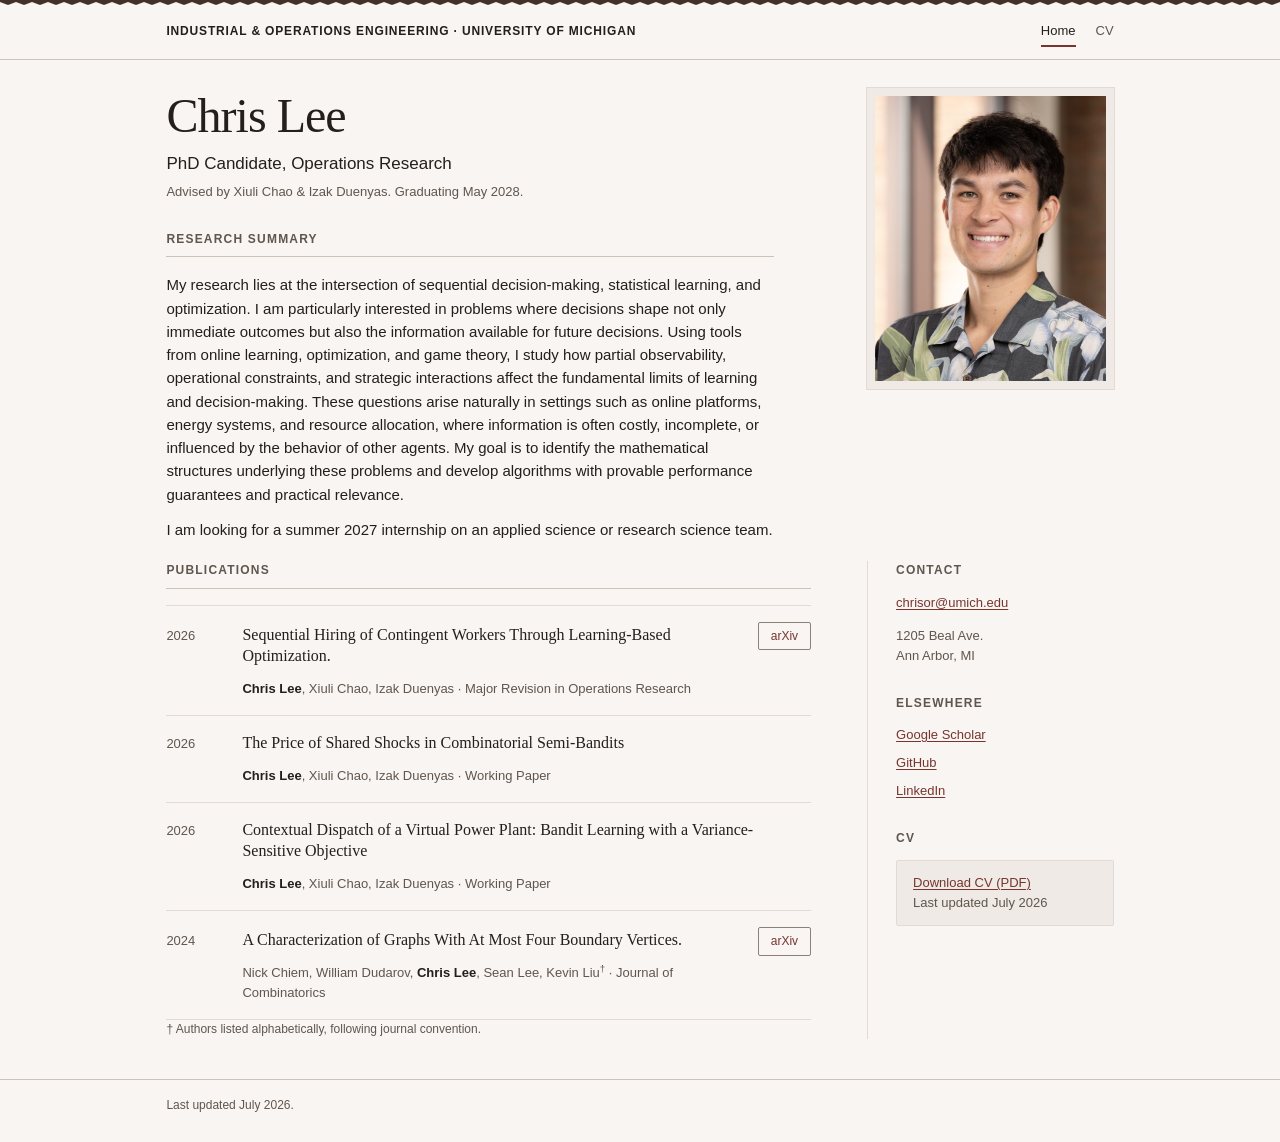
<file: index.html>
<!DOCTYPE html>
<html lang="en">
<head>
<meta charset="utf-8">
<meta name="viewport" content="width=device-width, initial-scale=1">

<title>Chris Lee — PhD Candidate, Operations Research, University of Michigan</title>
<meta name="description" content="Chris Lee is a PhD candidate in operations research at the University of Michigan, studying online learning theory and its applications.">

<meta name="author" content="Chris Lee">
<link rel="stylesheet" href="css/style.css">
</head>
<body>

<a class="skip-link" href="#main">Skip to content</a>

<header class="masthead">
  <div class="shell masthead__row">
    <a class="masthead__dept" href="index.html">Industrial &amp; Operations Engineering &middot; University of Michigan</a>
    <nav class="nav" aria-label="Primary">
      <a href="index.html" aria-current="page">Home</a>
      <!-- DISABLED-PAGES - see README, "Turning the other pages on" -->
      <!--
      <a href="research.html">Research</a>
      <a href="publications.html">Publications</a>
      -->
      <a href="assets/cv.pdf">CV<span class="visually-hidden"> (PDF)</span></a>
    </nav>
  </div>
</header>

<main id="main" class="shell">

  <div class="profile">
    <div>
      <h1 class="profile__name">Chris Lee</h1>
      <p class="profile__role">PhD Candidate, Operations Research</p>
      <p class="profile__affil">Advised by Xiuli Chao &amp; Izak Duenyas. Graduating May 2028.</p>

      <section class="profile__summary" aria-labelledby="research-summary">
        <h2 class="label" id="research-summary">Research summary</h2>

        <p>
          My research lies at the intersection of sequential decision-making, statistical learning, and optimization. 
          I am particularly interested in problems where decisions shape not only immediate outcomes but also the information available for future decisions. 
          Using tools from online learning, optimization, and game theory, I study how partial observability, operational constraints, and strategic interactions affect the fundamental limits of learning and decision-making. 
          These questions arise naturally in settings such as online platforms, energy systems, and resource allocation, where information is often costly, incomplete, or influenced by the behavior of other agents. 
          My goal is to identify the mathematical structures underlying these problems and develop algorithms with provable performance guarantees and practical relevance.
          <!-- DISABLED-PAGES
          More on <a href="research.html">what I work on</a>. -->
        </p>

        <p>
          I am looking for a summer 2027 internship on an applied science or
          research science team.
        </p>
      </section>
    </div>
    <img class="profile__photo" src="assets/headshot-2026-web.jpg"
         alt="Chris Lee, smiling, photographed outdoors in front of a sunlit brick colonnade"
         width="786" height="960">
  </div>

  <div class="layout">
    <div class="layout__main">

      <section aria-labelledby="selected">
        <!-- DISABLED-PAGES: revert to "Selected work" -->
        <h2 class="label" id="selected">Publications</h2>

        <ul class="pubs">
          <li class="pub">
            <p class="pub__year">2026</p>
            <div>
              <p class="pub__title">Sequential Hiring of Contingent Workers Through Learning-Based Optimization.</p>
              <p class="pub__meta"><span class="self">Chris Lee</span>, Xiuli Chao, Izak Duenyas &middot; Major Revision in Operations Research</p>
            </div>
            <p class="pub__links">
              <a href="https://arxiv.org/abs/2606.18438">arXiv<span class="visually-hidden"> preprint of Sequential Hiring of Contingent Workers Through Learning-Based Optimization</span></a>
            </p>
          </li>
          <li class="pub">
            <p class="pub__year">2026</p>
            <div>
              <p class="pub__title">The Price of Shared Shocks in Combinatorial Semi-Bandits</p>
              <p class="pub__meta"><span class="self">Chris Lee</span>, Xiuli Chao, Izak Duenyas  &middot; Working Paper</p>
            </div>
          </li>
          <li class="pub">
            <p class="pub__year">2026</p>
            <div>
              <p class="pub__title">Contextual Dispatch of a Virtual Power Plant: Bandit Learning with a Variance-Sensitive Objective</p>
              <p class="pub__meta"><span class="self">Chris Lee</span>, Xiuli Chao, Izak Duenyas  &middot; Working Paper</p>
            </div>
          </li>
          <li class="pub">
            <p class="pub__year">2024</p>
            <div>
              <p class="pub__title">A Characterization of Graphs With At Most Four Boundary Vertices.</p>
              <!-- The dagger is aria-hidden; the span beside it carries the
                   meaning. See README, "Alphabetical author order". -->
              <p class="pub__meta">Nick Chiem, William Dudarov, <span class="self">Chris Lee</span>, Sean Lee, Kevin Liu<span class="alpha" aria-hidden="true">&dagger;</span><span class="visually-hidden"> (authors listed alphabetically)</span> &middot; Journal of Combinatorics</p>
            </div>
            <p class="pub__links">
              <a href="https://arxiv.org/abs/2209.04438">arXiv<span class="visually-hidden"> preprint of A Characterization of Graphs With At Most Four Boundary Vertices</span></a>
            </p>
          </li>
        </ul>

        <p class="pub-legend">
          <span aria-hidden="true">&dagger;</span> Authors listed
          alphabetically, following journal convention.
        </p>

        <!-- DISABLED-PAGES
        <p class="meta stack-top">
          <a href="publications.html">All publications</a>
        </p>
        -->
      </section>

    </div>

    <aside class="aside" aria-label="Contact and links">
      <section aria-labelledby="a-contact">
        <h2 id="a-contact">Contact</h2>
        <p><a href="mailto:chrisor@umich.edu">chrisor@umich.edu</a></p>
        <p class="muted">1205 Beal Ave.<br>Ann Arbor, MI</p>
      </section>

      <section aria-labelledby="a-links">
        <h2 id="a-links">Elsewhere</h2>
        <ul>
          <li><a href="https://scholar.google.com/citations?hl=en&user=eetYVLoAAAAJ">Google Scholar</a></li>
          <li><a href="https://github.com/leechr001">GitHub</a></li>
          <li><a href="https://www.linkedin.com/in/crlee3/">LinkedIn</a></li>
        </ul>
      </section>

      <section aria-labelledby="a-cv">
        <h2 id="a-cv">CV</h2>
        <div class="callout">
          <p>
            <a href="assets/cv.pdf">Download CV (PDF)</a><br>
            <span class="muted">Last updated July 2026</span>
          </p>
        </div>
      </section>
    </aside>
  </div>

</main>

<footer class="footer">
  <div class="shell">
    <p>Last updated July 2026.</p>
  </div>
</footer>

</body>
</html>
</file>
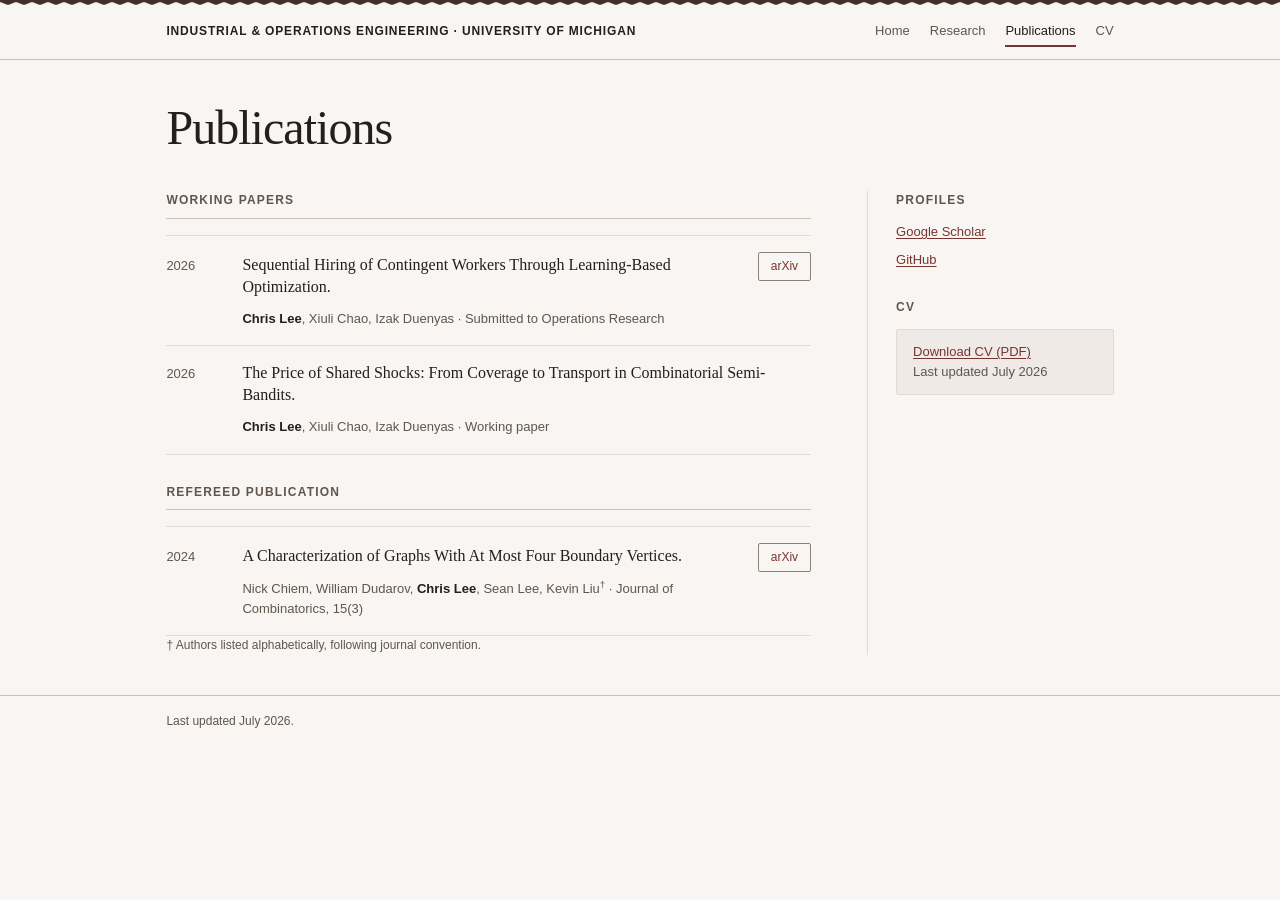
<file: publications.html>
<!DOCTYPE html>
<html lang="en">
<head>
<meta charset="utf-8">
<meta name="viewport" content="width=device-width, initial-scale=1">
<title>Publications — Chris Lee</title>
<meta name="description" content="Papers and preprints by Chris Lee on online learning theory and its applications.">
<meta name="author" content="Chris Lee">
<!-- DISABLED-PAGES: delete this when the page goes live -->
<meta name="robots" content="noindex">
<link rel="stylesheet" href="css/style.css">
</head>
<body>

<a class="skip-link" href="#main">Skip to content</a>

<header class="masthead">
  <div class="shell masthead__row">
    <a class="masthead__dept" href="index.html">Industrial &amp; Operations Engineering &middot; University of Michigan</a>
    <nav class="nav" aria-label="Primary">
      <a href="index.html">Home</a>
      <a href="research.html">Research</a>
      <a href="publications.html" aria-current="page">Publications</a>
      <a href="assets/cv.pdf">CV<span class="visually-hidden"> (PDF)</span></a>
    </nav>
  </div>
</header>

<main id="main" class="shell">

  <div class="profile profile--plain">
    <div>
      <h1 class="profile__name">Publications</h1>
    </div>
  </div>

  <div class="layout">
    <div class="layout__main">

      <section aria-labelledby="working-papers">
        <h2 class="label" id="working-papers">Working papers</h2>
        <ul class="pubs">
          <li class="pub" id="sequential-hiring">
            <p class="pub__year">2026</p>
            <div>
              <p class="pub__title">Sequential Hiring of Contingent Workers Through Learning-Based Optimization.</p>
              <p class="pub__meta"><span class="self">Chris Lee</span>, Xiuli Chao, Izak Duenyas &middot; Submitted to Operations Research</p>
            </div>
            <p class="pub__links">
              <a href="https://arxiv.org/abs/2606.18438">arXiv<span class="visually-hidden"> preprint of Sequential Hiring of Contingent Workers Through Learning-Based Optimization</span></a>
            </p>
          </li>
          <li class="pub" id="shared-shocks">
            <p class="pub__year">2026</p>
            <div>
              <p class="pub__title">The Price of Shared Shocks: From Coverage to Transport in Combinatorial Semi-Bandits.</p>
              <p class="pub__meta"><span class="self">Chris Lee</span>, Xiuli Chao, Izak Duenyas &middot; Working paper</p>
            </div>
          </li>
        </ul>
      </section>

      <section aria-labelledby="peer-reviewed">
        <h2 class="label" id="peer-reviewed">Refereed publication</h2>
        <ul class="pubs">
          <li class="pub" id="graph-boundary">
            <p class="pub__year">2024</p>
            <div>
              <p class="pub__title">A Characterization of Graphs With At Most Four Boundary Vertices.</p>
              <!-- The dagger is aria-hidden; the span beside it carries the
                   meaning. See README, "Alphabetical author order". -->
              <p class="pub__meta">Nick Chiem, William Dudarov, <span class="self">Chris Lee</span>, Sean Lee, Kevin Liu<span class="alpha" aria-hidden="true">&dagger;</span><span class="visually-hidden"> (authors listed alphabetically)</span> &middot; Journal of Combinatorics, 15(3)</p>
            </div>
            <p class="pub__links">
              <a href="https://arxiv.org/abs/2209.04438">arXiv<span class="visually-hidden"> preprint of A Characterization of Graphs With At Most Four Boundary Vertices</span></a>
            </p>
          </li>
        </ul>

        <p class="pub-legend">
          <span aria-hidden="true">&dagger;</span> Authors listed
          alphabetically, following journal convention.
        </p>
      </section>

    </div>

    <aside class="aside" aria-label="Related">
      <section aria-labelledby="p-profiles">
        <h2 id="p-profiles">Profiles</h2>
        <ul>
          <li><a href="https://scholar.google.com/citations?hl=en&amp;user=eetYVLoAAAAJ">Google Scholar</a></li>
          <li><a href="https://github.com/leechr001">GitHub</a></li>
        </ul>
      </section>

      <section aria-labelledby="p-cv">
        <h2 id="p-cv">CV</h2>
        <div class="callout">
          <p>
            <a href="assets/cv.pdf">Download CV (PDF)</a><br>
            <span class="muted">Last updated July 2026</span>
          </p>
        </div>
      </section>
    </aside>
  </div>

</main>

<footer class="footer">
  <div class="shell">
    <p>Last updated July 2026.</p>
  </div>
</footer>

</body>
</html>
</file>
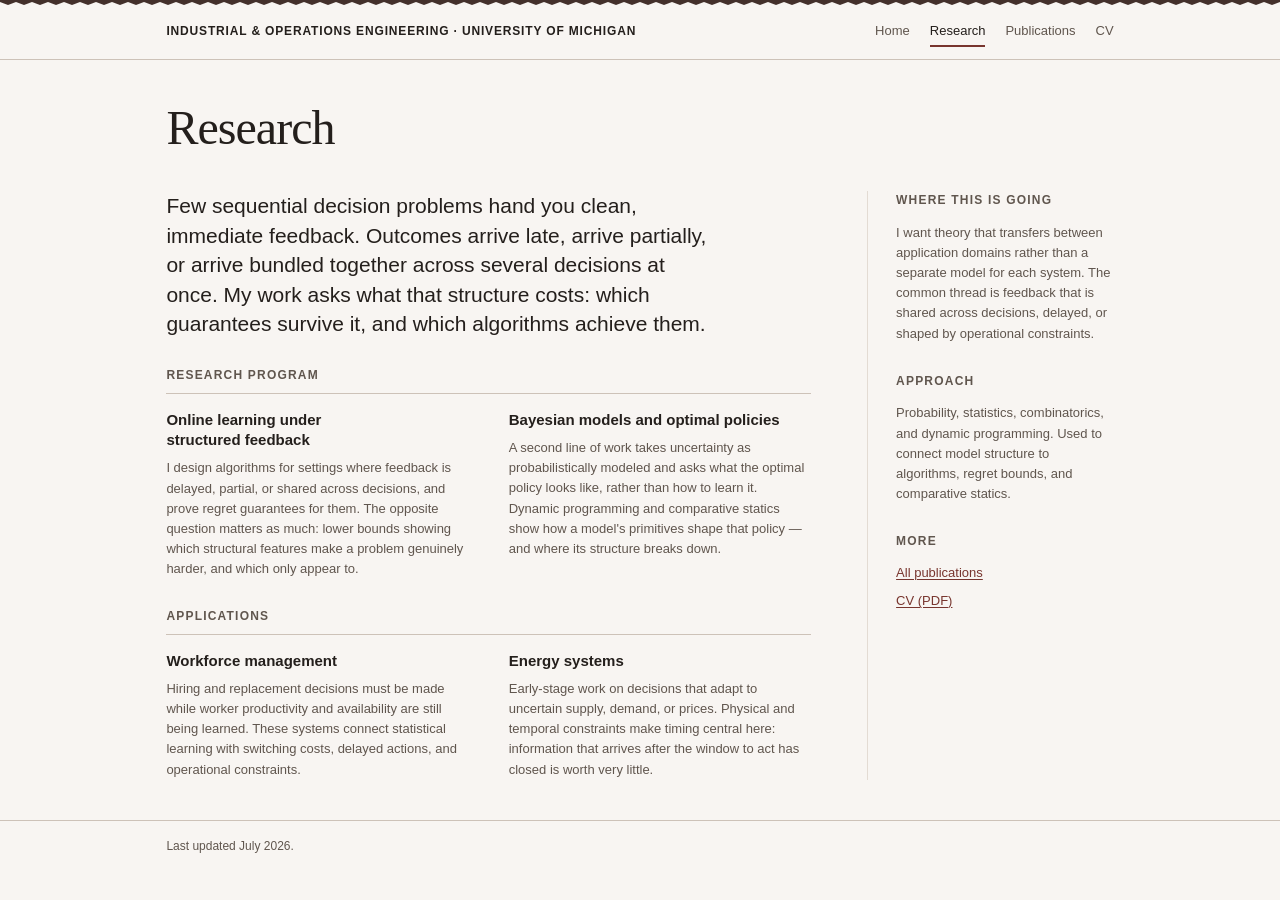
<file: research.html>
<!DOCTYPE html>
<html lang="en">
<head>
<meta charset="utf-8">
<meta name="viewport" content="width=device-width, initial-scale=1">
<title>Research — Chris Lee</title>
<meta name="description" content="Chris Lee studies online learning, sequential decision-making under structured feedback, and Bayesian models of optimal policies.">
<meta name="author" content="Chris Lee">
<!-- DISABLED-PAGES: delete this when the page goes live -->
<meta name="robots" content="noindex">
<link rel="stylesheet" href="css/style.css">
</head>
<body>

<a class="skip-link" href="#main">Skip to content</a>

<header class="masthead">
  <div class="shell masthead__row">
    <a class="masthead__dept" href="index.html">Industrial &amp; Operations Engineering &middot; University of Michigan</a>
    <nav class="nav" aria-label="Primary">
      <a href="index.html">Home</a>
      <a href="research.html" aria-current="page">Research</a>
      <a href="publications.html">Publications</a>
      <a href="assets/cv.pdf">CV<span class="visually-hidden"> (PDF)</span></a>
    </nav>
  </div>
</header>

<main id="main" class="shell">

  <div class="profile profile--plain">
    <div>
      <h1 class="profile__name">Research</h1>
    </div>
  </div>

  <div class="layout">
    <div class="layout__main">

      <p class="lede">
        Few sequential decision problems hand you clean, immediate feedback.
        Outcomes arrive late, arrive partially, or arrive bundled together
        across several decisions at once. My work asks what that structure
        costs: which guarantees survive it, and which algorithms achieve them.
      </p>

      <section aria-labelledby="program">
        <h2 class="label" id="program">Research program</h2>
        <div class="themes">
          <div class="theme">
            <h3>Online learning under structured feedback</h3>
            <p>
              I design algorithms for settings where feedback is delayed,
              partial, or shared across decisions, and prove regret guarantees
              for them. The opposite question matters as much: lower bounds
              showing which structural features make a problem genuinely
              harder, and which only appear to.
            </p>
          </div>
          <div class="theme">
            <h3>Bayesian models and optimal policies</h3>
            <p>
              A second line of work takes uncertainty as probabilistically
              modeled and asks what the optimal policy looks like, rather than
              how to learn it. Dynamic programming and comparative statics show
              how a model's primitives shape that policy — and where its
              structure breaks down.
            </p>
          </div>
        </div>
      </section>

      <section aria-labelledby="applications">
        <h2 class="label" id="applications">Applications</h2>
        <div class="themes">
          <div class="theme">
            <h3>Workforce management</h3>
            <p>
              Hiring and replacement decisions must be made while worker
              productivity and availability are still being learned. These
              systems connect statistical learning with switching costs,
              delayed actions, and operational constraints.
            </p>
          </div>
          <div class="theme">
            <h3>Energy systems</h3>
            <p>
              Early-stage work on decisions that adapt to uncertain supply,
              demand, or prices. Physical and temporal constraints make timing
              central here: information that arrives after the window to act
              has closed is worth very little.
            </p>
          </div>
        </div>
      </section>

    </div>

    <aside class="aside" aria-label="Context">
      <section aria-labelledby="r-next">
        <h2 id="r-next">Where this is going</h2>
        <p class="muted">
          I want theory that transfers between application domains rather than
          a separate model for each system. The common thread is feedback that
          is shared across decisions, delayed, or shaped by operational
          constraints.
        </p>
      </section>

      <section aria-labelledby="r-tools">
        <h2 id="r-tools">Approach</h2>
        <p class="muted">
          Probability, statistics, combinatorics, and dynamic programming.
          Used to connect model structure to algorithms, regret bounds, and
          comparative statics.
        </p>
      </section>

      <section aria-labelledby="r-more">
        <h2 id="r-more">More</h2>
        <ul>
          <li><a href="publications.html">All publications</a></li>
          <li><a href="assets/cv.pdf">CV (PDF)</a></li>
        </ul>
      </section>
    </aside>
  </div>

</main>

<footer class="footer">
  <div class="shell">
    <p>Last updated July 2026.</p>
  </div>
</footer>

</body>
</html>
</file>
<file: css/style.css>
/* ==========================================================================
   Chris Lee — research site
   --------------------------------------------------------------------------
   One stylesheet, no build step, no dependencies.

   Design: Institutional Profile layout, Maple palette, compact scale.
   Three pages, each sized so that a typical laptop shows the whole page
   without scrolling. That constraint is why the vertical spacing here is
   tighter than it would otherwise be — if you add sections, expect to
   scroll, and prefer moving content to another page instead.

   Contrast: every colour pair below is verified. Run
       python3 tools/contrast-check.py
   after changing any colour.
   ========================================================================== */

/* --------------------------------------------------------------------------
   Palette: Maple
   Sampled from the portrait rather than chosen alongside it. Measured hue
   content of the photograph: blue 33%, clay/maroon 32%, neutral 12%, skin 10%,
   gold 6%, GREEN 0.5%. The previous sage palette was accented in the one hue
   the photo does not contain, which is why the portrait looked pasted on.
   These values come from the maple foliage (#54483b), its backlit gold
   (#85773f), and its deepest shadow (#323135).
   -------------------------------------------------------------------------- */

:root {
  /* --- Surfaces --- */
  --paper:        #f8f5f2;  /* warm blush-neutral, the pale side of a leaf */
  --paper-sunk:   #efeae5;  /* sidebar wells, callouts, portrait mat */
  --rule:         #e3dbd3;  /* decorative hairlines */
  --rule-strong:  #cdc2b8;  /* decorative rules that read as deliberate */
  --rule-control: #8b8177;  /* borders that identify something CLICKABLE.
                               Must stay >= 3:1 on BOTH --paper and
                               --paper-sunk (WCAG 1.4.11). Do not lighten. */

  /* --- Text --- */
  --ink:          #241f1c;  /* primary text          15.0:1 on --paper */
  --ink-muted:    #60564e;  /* metadata              6.6:1 on --paper */

  /* --- Accent: maple maroon --- */
  --accent:       #78352e;  /* links, rules          8.2:1 on --paper */
  --accent-deep:  #5a271f;  /* hover / pressed */
  --accent-wash:  #f2e7e2;  /* faint accent background */

  /* Deep leaf-shadow tone. Structural, never text: it draws the serrated
     masthead edge. It is also the page's only other dark mass, so the
     portrait is no longer the sole dark object on a light page. */
  --anchor:       #43302b;

  /* Backlit gold from the canopy. Defined, deliberately unused — it passes at
     4.9:1 if you ever want a second accent, but two accents on a page this
     quiet is usually one too many. */
  --gold:         #7a6a2c;

  /* --- Focus --- */
  --focus:        #2d5f86;  /* deliberately NOT maple. A focus ring must never
                               be mistakable for an ordinary accent. It also
                               echoes the (now muted) shirt. */

  /* --- Type --- */
  --font-display: Georgia, "Iowan Old Style", "Palatino Linotype", Palatino,
                  "Times New Roman", serif;
  --font-body:    -apple-system, BlinkMacSystemFont, "Segoe UI", Roboto,
                  "Helvetica Neue", Arial, sans-serif;

  /* Compact scale. 15px body. 12px is the floor for any text on this site —
     below that, uppercase letterspaced labels become genuinely hard work. */
  --size-base:    0.9375rem;  /* 15px */
  --size-meta:    0.8125rem;  /* 13px — authors, venues, sidebar values */
  --size-label:   0.75rem;    /* 12px — uppercase section labels, tags */
  --leading:      1.55;

  /* --- Spacing scale (do not invent values outside it) --- */
  --s-1:  0.25rem;
  --s-2:  0.5rem;
  --s-3:  0.75rem;
  --s-4:  1rem;
  --s-5:  1.25rem;
  --s-6:  1.75rem;
  --s-7:  2.5rem;
  --s-8:  3.5rem;

  --measure:      38rem;      /* readable line length at 15px */
  --shell:        64rem;

  /* The site is light only. Declaring it stops browsers from applying their
     own automatic dark treatment (Chrome on Android does this) and keeps
     scrollbars and any native controls in light styling to match. */
  color-scheme: light;
}

/* ==========================================================================
   Base
   ========================================================================== */

*, *::before, *::after { box-sizing: border-box; }

html { -webkit-text-size-adjust: 100%; }

body {
  margin: 0;
  background: var(--paper);
  color: var(--ink);
  font-family: var(--font-body);
  font-size: var(--size-base);
  line-height: var(--leading);
  -webkit-font-smoothing: antialiased;
}

img { display: block; max-width: 100%; }

.shell {
  width: min(100%, var(--shell));
  margin: 0 auto;
  padding: 0 clamp(var(--s-4), 3vw, var(--s-7));
}

p { max-width: var(--measure); }

/* --- Links ---------------------------------------------------------------
   Underlined in their own colour. The underline is the non-colour cue that
   something is a link (WCAG 1.4.1) — a pale tint half-defeats the point.   */

a {
  color: var(--accent);
  text-decoration: underline;
  text-decoration-thickness: 1px;
  text-underline-offset: 0.15em;
  text-decoration-color: currentColor;
  transition: text-decoration-thickness 120ms ease, color 120ms ease;
}

a:hover { color: var(--accent-deep); text-decoration-thickness: 2px; }

/* Applies to everything focusable, so anything added later inherits it. */
:focus-visible {
  outline: 2px solid var(--focus);
  outline-offset: 2px;
  border-radius: 2px;
}

/* --- Headings ------------------------------------------------------------ */

h1, h2, h3 { margin: 0; color: var(--ink); text-wrap: balance; }

h1 {
  font-family: var(--font-display);
  font-weight: 400;
  font-size: 1.75rem;
  line-height: 1.15;
  letter-spacing: -0.02em;
}

/* Section headings are small uppercase labels on a rule. They recede so the
   writing leads. */
h2.label {
  font-size: var(--size-label);
  font-weight: 600;
  letter-spacing: 0.1em;
  text-transform: uppercase;
  color: var(--ink-muted);
  padding-bottom: var(--s-2);
  margin-bottom: var(--s-4);
  border-bottom: 1px solid var(--rule-strong);
}

h3 {
  font-family: var(--font-body);
  font-size: var(--size-base);
  font-weight: 600;
  line-height: 1.35;
}

/* ==========================================================================
   Utilities
   ========================================================================== */

.muted { color: var(--ink-muted); }
.meta  { font-size: var(--size-meta); color: var(--ink-muted); }

/* Standard gap after a block. Use this rather than writing inline margins, so
   the vertical rhythm stays consistent across pages. */
.stack-top { margin-top: var(--s-4); }

/* Hidden visually, still read aloud. Used to give repeated links ("PDF",
   "arXiv") a unique destination when a screen reader user pulls up a list of
   every link on the page. Never use display:none for this. */
.visually-hidden {
  position: absolute;
  width: 1px;
  height: 1px;
  margin: -1px;
  padding: 0;
  overflow: hidden;
  clip-path: inset(50%);
  white-space: nowrap;
  border: 0;
}

.skip-link {
  position: absolute;
  left: -9999px;
  top: 0;
  z-index: 10;
  background: var(--paper);
  color: var(--ink);
  padding: var(--s-3) var(--s-4);
  border: 1px solid var(--rule-control);
}

.skip-link:focus { left: var(--s-4); top: var(--s-4); }

/* ==========================================================================
   Masthead
   ========================================================================== */

.masthead {
  border-bottom: 1px solid var(--rule-strong);
}

/* The one non-rectilinear thing on the site: a shallow serrated edge across
   the top of every page, echoing the toothed margin of a maple leaf. Five
   pixels tall, drawn in the deepest leaf tone, appearing once per page. It is
   texture, not illustration — the moment it becomes recognisable as a leaf it
   has gone too far.

   Drawn as a mask over a solid colour rather than a coloured SVG, so it keeps
   following --anchor instead of hard-coding a hex. Browsers without mask
   support fall back to a plain 5px bar, which is what the site had before. */
.masthead::before {
  content: "";
  display: block;
  height: 5px;
  background-color: var(--anchor);
  --tooth: url("data:image/svg+xml,%3Csvg xmlns='http://www.w3.org/2000/svg' width='16' height='5' viewBox='0 0 16 5'%3E%3Cpath d='M0 0h16v2L8 5 0 2z' fill='%23000'/%3E%3C/svg%3E");
  -webkit-mask-image: var(--tooth);
          mask-image: var(--tooth);
  -webkit-mask-repeat: repeat-x;
          mask-repeat: repeat-x;
  -webkit-mask-size: 16px 5px;
          mask-size: 16px 5px;
}

.masthead__row {
  display: flex;
  flex-wrap: wrap;
  align-items: baseline;
  justify-content: space-between;
  gap: var(--s-2) var(--s-5);
  padding-top: var(--s-3);
  padding-bottom: var(--s-3);
}

.masthead__dept {
  font-size: var(--size-label);
  font-weight: 600;
  letter-spacing: 0.07em;
  text-transform: uppercase;
  color: var(--ink);
  text-decoration: none;
}

.masthead__dept:hover { color: var(--ink); text-decoration: underline; }

.nav {
  display: flex;
  flex-wrap: wrap;
  gap: var(--s-5);
  font-size: var(--size-meta);
}

.nav a {
  color: var(--ink-muted);
  text-decoration: none;
  padding: var(--s-1) 0;
  border-bottom: 2px solid transparent;
}

.nav a:hover { color: var(--ink); border-bottom-color: var(--rule-control); }

/* Current page is marked with the accent rule AND aria-current, so the state
   is never carried by colour alone. */
.nav a[aria-current="page"] {
  color: var(--ink);
  border-bottom-color: var(--accent);
}

/* ==========================================================================
   Profile block (home page)
   ========================================================================== */

/* The columns and gap here deliberately MATCH .layout below, so the portrait
   occupies exactly the same column as the sidebar. Its left edge lines up with
   the sidebar's vertical rule, which then reads as a continuation of the photo
   edge rather than an unrelated line. If you change .layout's columns, change
   these to match or the alignment breaks. */
.profile {
  display: grid;
  grid-template-columns: minmax(0, 1.7fr) minmax(13rem, 0.65fr);
  gap: var(--s-8);
  /* NOT centre. The portrait is roughly 300px tall and the name block beside
     it is roughly 114px, so centring pushed the name down by ~93px while the
     photo still began 20px below the masthead. The two columns started at
     visibly different heights, which is what read as unnatural. Aligning to
     the start makes them begin on the same line. */
  align-items: start;
  padding: var(--s-6) 0 var(--s-5);
}

/* Inner pages carry no photo, so the title uses the full width rather than
   leaving an empty gutter. They also need MORE breathing room than the home
   page, not less: on the home page the portrait creates a visual break between
   the masthead and the content, and with no photo the page title would
   otherwise sit 20px under the nav and 16px above the first section label,
   sandwiched between two rules with almost no air. */
.profile--plain {
  grid-template-columns: 1fr;
  padding: var(--s-7) 0 var(--s-6);
}

.profile__name {
  font-size: clamp(2.25rem, 5vw, 3rem);
  margin-bottom: var(--s-2);
}

.profile__role {
  margin: 0;
  font-size: 1.0625rem;
  color: var(--ink);
}

.profile__affil {
  margin: var(--s-1) 0 0;
  font-size: var(--size-meta);
  color: var(--ink-muted);
}

/* The research summary sits in the profile block, beside the portrait, rather
   than at the top of the column below: it puts the work itself at the very top
   of the page, and gives the left column enough height to stand beside a tall
   photo. The gap is --s-6 so the label rule separates from the
   name/role/affiliation block above rather than crowding it.

   The paragraph rhythm is restated here because this block sits outside
   .layout__main, which is where the home page's body paragraphs normally get
   their margins. */
.profile__summary {
  margin-top: var(--s-6);
  max-width: var(--measure);
}

.profile__summary p { margin: 0 0 var(--s-3); }
.profile__summary p:last-child { margin-bottom: 0; }

/* Squared, not circular: reads as a portrait rather than an avatar, and the
   squared corners let its edges line up with the columns and rules around it.
   Sized to the sidebar column — small photos in a wide layout read as
   accidents; one that matches an existing column reads as a decision. */
.profile__photo {
  /* Fills its grid column, so the portrait is exactly as wide as the sidebar
     beneath it. aspect-ratio rather than a fixed height means it stays in
     proportion as the column flexes with the viewport. */
  width: 100%;
  height: auto;
  aspect-ratio: 393 / 480;   /* the source crop's own proportions — the file is
                                786x960, a 2x asset with the identical ratio */
  object-fit: cover;
  object-position: 50% 35%;   /* favours the face over the shirt */

  /* A mat, not a hairline. The photo edge now lands on the sidebar tone before
     it reaches bare paper, which is what stops it reading as abrupt.
     No CSS filter any more: the colour correction is baked into
     headshot-2026-web.jpg, so a saved copy or a link preview looks like the
     page does. Stacking saturate() on top would double-mute it. */
  border: 8px solid var(--paper-sunk);
  outline: 1px solid var(--rule);
}

/* ==========================================================================
   Two-column body — main column plus factual sidebar
   ========================================================================== */

.layout {
  display: grid;
  grid-template-columns: minmax(0, 1.7fr) minmax(13rem, 0.65fr);
  gap: var(--s-8);
  padding-bottom: var(--s-7);
}

.layout__main > * + * { margin-top: var(--s-6); }

.lede {
  max-width: var(--measure);
  margin: 0;
  /* 21px, deliberately a clear step above .profile__role at 17px. At the old
     19px the two were only 2px apart — near enough to look like a mistake
     rather than a decision, which is the usual reason a block like this
     "looks off" without an obvious cause. */
  font-size: 1.3125rem;
  line-height: 1.4;
  /* Evens out the line lengths. Without it a short final line can dangle
     under two full ones, which reads as sloppy at display size. */
  text-wrap: balance;
}

.layout__main p { margin: 0 0 var(--s-3); }
.layout__main p:last-child { margin-bottom: 0; }

.aside {
  border-left: 1px solid var(--rule);
  padding-left: var(--s-6);
}

.aside > * + * { margin-top: var(--s-6); }

.aside h2 {
  font-size: var(--size-label);
  font-weight: 600;
  letter-spacing: 0.1em;
  text-transform: uppercase;
  color: var(--ink-muted);
  margin-bottom: var(--s-3);
}

.aside ul { margin: 0; padding: 0; list-style: none; }
.aside li + li { margin-top: var(--s-2); }

.aside p,
.aside li {
  max-width: none;
  font-size: var(--size-meta);
  /* Long emails and URLs wrap rather than forcing the page sideways
     (WCAG 1.4.10 Reflow). */
  overflow-wrap: anywhere;
}

/* ==========================================================================
   Publications
   ========================================================================== */

.pubs { margin: 0; padding: 0; list-style: none; max-width: none; }

/* Year in a left gutter, links in a right gutter, record in the middle. The
   densest form that is still comfortable to scan. */
.pub {
  display: grid;
  grid-template-columns: 3.5rem minmax(0, 1fr) auto;
  gap: var(--s-2) var(--s-5);
  align-items: baseline;
  padding: var(--s-4) 0;
  border-bottom: 1px solid var(--rule);
}

.pub:first-child { border-top: 1px solid var(--rule); }

.pub__year {
  font-size: var(--size-meta);
  color: var(--ink-muted);
  font-variant-numeric: tabular-nums;
}

.pub__title {
  font-family: var(--font-display);
  font-weight: 400;
  font-size: 1rem;
  line-height: 1.35;
  margin: 0 0 var(--s-1);
}

.pub__meta {
  max-width: none;
  margin: 0;
  font-size: var(--size-meta);
  color: var(--ink-muted);
}

/* Your own name in an author list: bold, not coloured — colour would read as
   a link. */
.pub__meta .self { color: var(--ink); font-weight: 600; }

/* Author-order marker. A bare dagger is announced as "dagger" by a screen
   reader, which means nothing, so the symbol is hidden from assistive
   technology and the meaning is carried by adjacent visually-hidden text.
   Deliberately NOT an asterisk: in ML venues "*" means equal contribution,
   and a reader trained on that would misread this as a co-first-author claim. */
.alpha {
  font-size: 0.75em;
  vertical-align: super;
  line-height: 0;
  color: var(--ink-muted);
}

.pub-legend {
  max-width: none;
  margin: var(--s-3) 0 0;
  font-size: var(--size-label);
  color: var(--ink-muted);
}

.pub__links {
  display: flex;
  flex-wrap: wrap;
  gap: var(--s-2);
  margin: 0;
  max-width: none;
}

/* At least 24x24 CSS px — the WCAG 2.2 minimum pointer target (2.5.8).
   Do not tighten this padding to make the tags look daintier. */
.pub__links a {
  display: inline-flex;
  align-items: center;
  min-height: 24px;
  padding: var(--s-1) var(--s-3);
  border: 1px solid var(--rule-control);
  border-radius: 2px;
  font-size: var(--size-label);
  text-decoration: none;
  white-space: nowrap;
}

.pub__links a:hover {
  background: var(--accent-wash);
  border-color: var(--accent);
  color: var(--accent-deep);
}

/* ==========================================================================
   Research themes
   ========================================================================== */

.themes {
  display: grid;
  grid-template-columns: repeat(auto-fit, minmax(15rem, 1fr));
  gap: var(--s-6) var(--s-7);
}

.theme p {
  max-width: none;
  margin: var(--s-2) 0 0;
  font-size: var(--size-meta);
  color: var(--ink-muted);
}

/* ==========================================================================
   Callout — the CV link
   ========================================================================== */

.callout {
  background: var(--paper-sunk);
  border: 1px solid var(--rule);
  border-radius: 2px;
  padding: var(--s-3) var(--s-4);
}

.callout p { margin: 0; max-width: none; font-size: var(--size-meta); }

/* ==========================================================================
   Footer
   ========================================================================== */

.footer {
  border-top: 1px solid var(--rule-strong);
  padding: var(--s-4) 0 var(--s-6);
  font-size: var(--size-label);
  color: var(--ink-muted);
}

.footer p { margin: 0; max-width: none; }

/* ==========================================================================
   Responsive
   --------------------------------------------------------------------------
   The sidebar drops below the main column before it gets too narrow to read.
   Everything stays in one column on a phone.
   ========================================================================== */

@media (max-width: 52rem) {
  /* .profile collapses at the same breakpoint as .layout so the two never
     disagree about how many columns the page has. */
  .layout,
  .profile { grid-template-columns: 1fr; gap: var(--s-6); }

  /* Once it is no longer sharing a column with the sidebar, the portrait must
     be capped — width:100% in a single-column layout would be enormous. */
  .profile__photo { width: 11rem; }

  .aside {
    border-left: 0;
    border-top: 1px solid var(--rule);
    padding-left: 0;
    padding-top: var(--s-5);
  }

  .themes { gap: var(--s-5); }
}

@media (max-width: 34rem) {
  .profile { gap: var(--s-4); }

  .profile__photo { width: 8.5rem; }

  .pub {
    grid-template-columns: 3rem minmax(0, 1fr);
  }

  .pub__links { grid-column: 2; }

  .masthead__row { align-items: flex-start; flex-direction: column; }
}

/* ==========================================================================
   Motion
   ========================================================================== */

@media (prefers-reduced-motion: reduce) {
  *, *::before, *::after {
    animation-duration: 0.01ms !important;
    transition-duration: 0.01ms !important;
  }
}

/* ==========================================================================
   Windows High Contrast Mode / forced colours
   --------------------------------------------------------------------------
   Our palette is discarded when a reader forces their own. Borders survive
   (which is why every boundary here is a real `border`, never a box-shadow),
   but the focus ring must be restated in a system colour.
   ========================================================================== */

@media (forced-colors: active) {
  :focus-visible { outline: 3px solid Highlight; outline-offset: 2px; }
  /* Masked backgrounds do not survive forced colours; fall back to a plain
     rule so the page still has a defined top edge. */
  .masthead::before {
    -webkit-mask-image: none;
            mask-image: none;
    background-color: CanvasText;
    height: 3px;
  }
  .nav a[aria-current="page"] { border-bottom-color: Highlight; }
  .pub__links a { border-color: ButtonBorder; }
}

/* ==========================================================================
   Print
   ========================================================================== */

@media print {
  :root {
    --paper: #fff; --paper-sunk: #fff; --ink: #000; --ink-muted: #444;
    --accent: #000; --rule: #ccc; --rule-strong: #999;
  }
  body { font-size: 10.5pt; }
  .masthead, .footer, .skip-link, .nav { display: none; }
  .layout { grid-template-columns: 1fr; }
  .aside { border-left: 0; padding-left: 0; }
  a { text-decoration: none; }
  a[href^="http"]::after {
    content: " (" attr(href) ")";
    font-size: 8pt; color: #555; word-break: break-all;
  }
  .pub { page-break-inside: avoid; }
}
</file>
